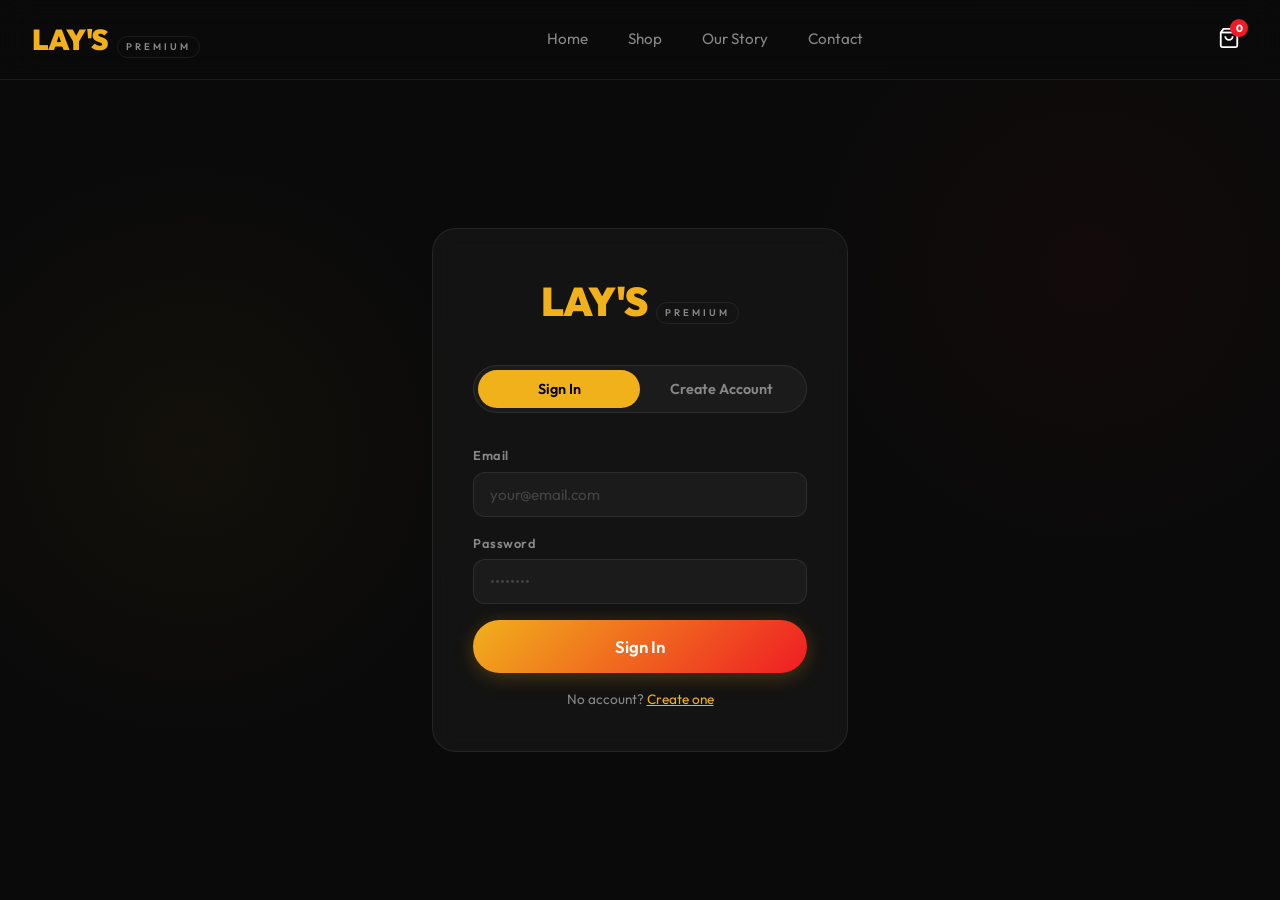
<file: account.html>
<!DOCTYPE html>
<html lang="en">
<head>
    <meta charset="UTF-8">
    <meta name="viewport" content="width=device-width, initial-scale=1.0">
    <meta name="description" content="Your Lay's Premium account - order history, profile, and more.">
    <title>My Account | Lay's Premium</title>
    <link rel="preconnect" href="https://fonts.googleapis.com">
    <link rel="preconnect" href="https://fonts.gstatic.com" crossorigin>
    <link href="https://fonts.googleapis.com/css2?family=Outfit:wght@300;400;500;600;700;800;900&display=swap" rel="stylesheet">
    <link rel="stylesheet" href="styles.css">
</head>
<body>

    <!-- Navigation -->
    <nav class="navbar" id="navbar">
        <div class="nav-container">
            <a href="index.html" class="logo">
                <span class="brand-text">LAY'S</span>
                <span class="premium-badge">PREMIUM</span>
            </a>
            <div class="nav-links" id="navLinks">
                <a href="index.html">Home</a>
                <a href="shop.html">Shop</a>
                <a href="index.html#story">Our Story</a>
                <a href="index.html#contact">Contact</a>
            </div>
            <div class="nav-actions">
                <button class="cart-btn" id="cart-btn" aria-label="Open Cart">
                    <svg xmlns="http://www.w3.org/2000/svg" width="22" height="22" viewBox="0 0 24 24" fill="none" stroke="currentColor" stroke-width="2"><path d="M6 2L3 6v14a2 2 0 0 0 2 2h14a2 2 0 0 0 2-2V6l-3-4z"/><line x1="3" y1="6" x2="21" y2="6"/><path d="M16 10a4 4 0 0 1-8 0"/></svg>
                    <span class="cart-count" id="cartCount">0</span>
                </button>
                <button class="mobile-menu-btn" id="mobileMenuBtn" aria-label="Toggle Menu">
                    <span></span><span></span><span></span>
                </button>
            </div>
        </div>
    </nav>

    <!-- Auth Section (shown when not logged in) -->
    <section class="auth-page" id="authPage">
        <div class="auth-container">
            <div class="auth-card">
                <div class="auth-logo">
                    <span class="brand-text" style="font-size:2.5rem;">LAY'S</span>
                    <span class="premium-badge">PREMIUM</span>
                </div>

                <!-- Tab Toggle -->
                <div class="auth-tabs">
                    <button class="auth-tab active" id="loginTab" onclick="switchTab('login')">Sign In</button>
                    <button class="auth-tab" id="registerTab" onclick="switchTab('register')">Create Account</button>
                </div>

                <!-- Login Form -->
                <form class="auth-form active" id="loginForm">
                    <div class="form-group">
                        <label for="loginEmail">Email</label>
                        <input type="email" id="loginEmail" placeholder="your@email.com" required>
                    </div>
                    <div class="form-group">
                        <label for="loginPassword">Password</label>
                        <input type="password" id="loginPassword" placeholder="••••••••" required>
                    </div>
                    <button type="submit" class="btn-gradient btn-lg w-100">Sign In</button>
                    <p class="auth-switch">No account? <button type="button" onclick="switchTab('register')" class="link-btn">Create one</button></p>
                </form>

                <!-- Register Form -->
                <form class="auth-form" id="registerForm">
                    <div class="form-row">
                        <div class="form-group">
                            <label for="regFirst">First Name</label>
                            <input type="text" id="regFirst" placeholder="John" required>
                        </div>
                        <div class="form-group">
                            <label for="regLast">Last Name</label>
                            <input type="text" id="regLast" placeholder="Doe" required>
                        </div>
                    </div>
                    <div class="form-group">
                        <label for="regEmail">Email</label>
                        <input type="email" id="regEmail" placeholder="your@email.com" required>
                    </div>
                    <div class="form-group">
                        <label for="regPassword">Password</label>
                        <input type="password" id="regPassword" placeholder="Min 6 characters" required>
                    </div>
                    <button type="submit" class="btn-gradient btn-lg w-100">Create Account</button>
                    <p class="auth-switch">Already have an account? <button type="button" onclick="switchTab('login')" class="link-btn">Sign in</button></p>
                </form>
            </div>
        </div>
    </section>

    <!-- Account Dashboard (shown when logged in) -->
    <section class="account-page" id="accountPage" style="display:none;">
        <div class="account-container">

            <!-- Sidebar -->
            <aside class="account-sidebar">
                <div class="account-avatar">
                    <div class="avatar-circle" id="avatarCircle">A</div>
                    <h3 id="accountName">User</h3>
                    <p id="accountEmail">user@example.com</p>
                </div>
                <nav class="account-nav">
                    <button class="account-nav-item active" onclick="showTab('orders')" id="navOrders">
                        <svg width="18" height="18" viewBox="0 0 24 24" fill="none" stroke="currentColor" stroke-width="2"><path d="M6 2L3 6v14a2 2 0 0 0 2 2h14a2 2 0 0 0 2-2V6l-3-4z"/><line x1="3" y1="6" x2="21" y2="6"/><path d="M16 10a4 4 0 0 1-8 0"/></svg>
                        Order History
                    </button>
                    <button class="account-nav-item" onclick="showTab('profile')" id="navProfile">
                        <svg width="18" height="18" viewBox="0 0 24 24" fill="none" stroke="currentColor" stroke-width="2"><path d="M20 21v-2a4 4 0 0 0-4-4H8a4 4 0 0 0-4 4v2"/><circle cx="12" cy="7" r="4"/></svg>
                        Profile
                    </button>
                </nav>
                <button class="btn-outline logout-btn" id="logoutBtn">Sign Out</button>
            </aside>

            <!-- Main Content -->
            <main class="account-main">

                <!-- Orders Tab -->
                <div class="account-tab active" id="tabOrders">
                    <h2>Order <span class="text-gradient">History</span></h2>
                    <div id="orderHistoryList"></div>
                </div>

                <!-- Profile Tab -->
                <div class="account-tab" id="tabProfile">
                    <h2>Your <span class="text-gradient">Profile</span></h2>
                    <form class="checkout-form" id="profileForm">
                        <div class="form-row">
                            <div class="form-group">
                                <label>First Name</label>
                                <input type="text" id="profileFirst">
                            </div>
                            <div class="form-group">
                                <label>Last Name</label>
                                <input type="text" id="profileLast">
                            </div>
                        </div>
                        <div class="form-group">
                            <label>Email</label>
                            <input type="email" id="profileEmail" disabled>
                        </div>
                        <div class="form-group">
                            <label>Phone</label>
                            <input type="tel" id="profilePhone" placeholder="+91 00000 00000">
                        </div>
                        <button type="submit" class="btn-gradient">Save Changes</button>
                    </form>
                </div>
            </main>
        </div>
    </section>

    <!-- Cart Sidebar -->
    <div class="cart-overlay" id="cartOverlay">
        <div class="cart-sidebar">
            <div class="cart-header">
                <h3>Your Bag <span class="cart-count-header" id="cartCountHeader">(0)</span></h3>
                <button class="close-cart" id="closeCart">&times;</button>
            </div>
            <div class="cart-items" id="cartItems">
                <div class="empty-cart-msg" id="emptyCartMsg">
                    <svg width="48" height="48" viewBox="0 0 24 24" fill="none" stroke="currentColor" stroke-width="1" opacity="0.3"><path d="M6 2L3 6v14a2 2 0 0 0 2 2h14a2 2 0 0 0 2-2V6l-3-4z"/><line x1="3" y1="6" x2="21" y2="6"/><path d="M16 10a4 4 0 0 1-8 0"/></svg>
                    <p>Your bag is empty</p>
                </div>
            </div>
            <div class="cart-footer" id="cartFooter">
                <div class="cart-total">
                    <span>Subtotal</span>
                    <span id="cartTotalVal">₹0</span>
                </div>
                <button class="btn-gradient w-100 checkout-btn" id="checkoutBtn">Proceed to Checkout</button>
            </div>
        </div>
    </div>

    <div class="toast" id="toast"><span id="toastMsg"></span></div>

    <script src="cart.js"></script>
    <script src="account.js"></script>
</body>
</html>
</file>
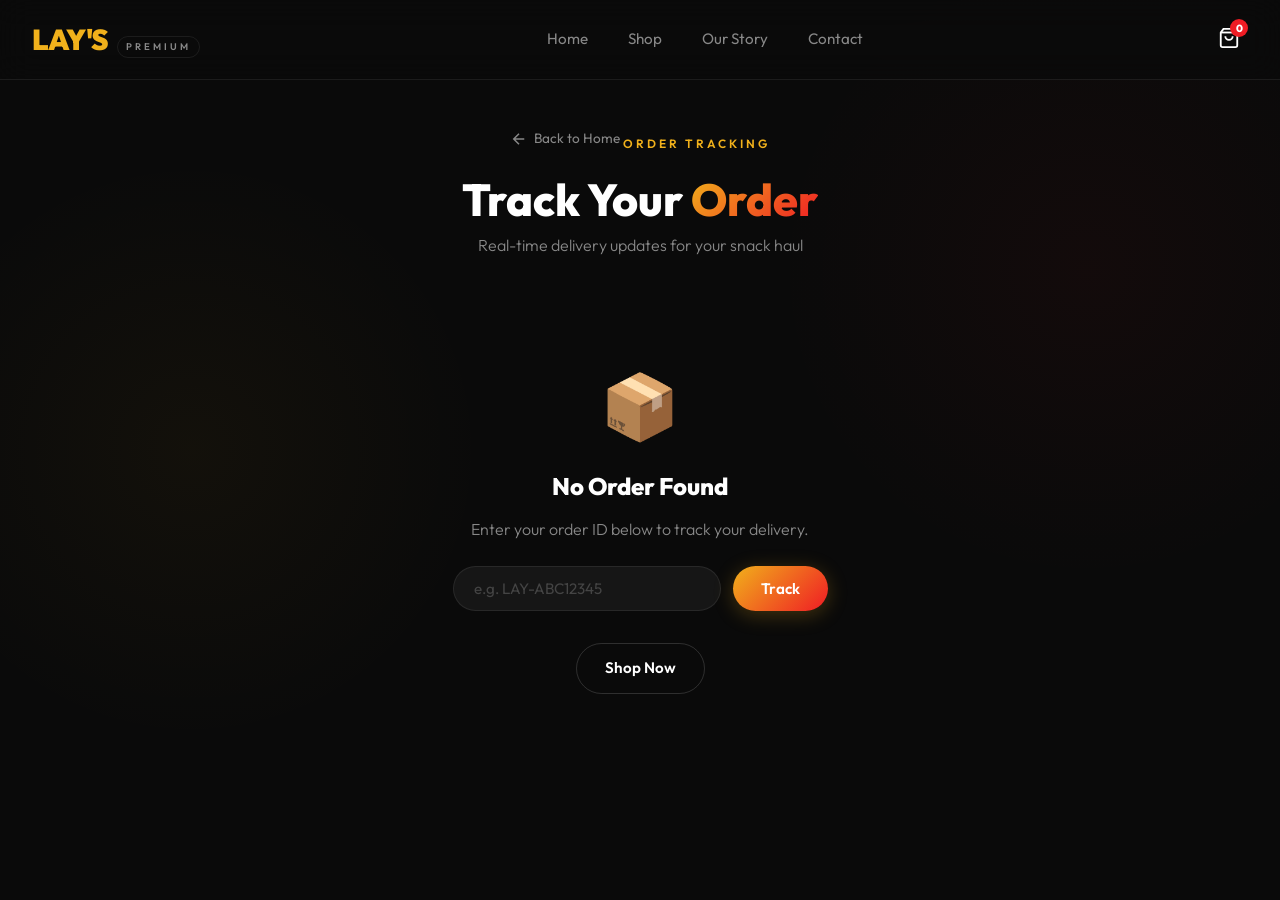
<file: order.html>
<!DOCTYPE html>
<html lang="en">
<head>
    <meta charset="UTF-8">
    <meta name="viewport" content="width=device-width, initial-scale=1.0">
    <meta name="description" content="Track your Lay's Premium order in real-time.">
    <title>Order Tracking | Lay's Premium</title>
    <link rel="preconnect" href="https://fonts.googleapis.com">
    <link rel="preconnect" href="https://fonts.gstatic.com" crossorigin>
    <link href="https://fonts.googleapis.com/css2?family=Outfit:wght@300;400;500;600;700;800;900&display=swap" rel="stylesheet">
    <link rel="stylesheet" href="styles.css">
</head>
<body>

    <!-- Navigation -->
    <nav class="navbar" id="navbar">
        <div class="nav-container">
            <a href="index.html" class="logo">
                <span class="brand-text">LAY'S</span>
                <span class="premium-badge">PREMIUM</span>
            </a>
            <div class="nav-links" id="navLinks">
                <a href="index.html">Home</a>
                <a href="shop.html">Shop</a>
                <a href="index.html#story">Our Story</a>
                <a href="index.html#contact">Contact</a>
            </div>
            <div class="nav-actions">
                <button class="cart-btn" id="cart-btn" aria-label="Open Cart">
                    <svg xmlns="http://www.w3.org/2000/svg" width="22" height="22" viewBox="0 0 24 24" fill="none" stroke="currentColor" stroke-width="2"><path d="M6 2L3 6v14a2 2 0 0 0 2 2h14a2 2 0 0 0 2-2V6l-3-4z"/><line x1="3" y1="6" x2="21" y2="6"/><path d="M16 10a4 4 0 0 1-8 0"/></svg>
                    <span class="cart-count" id="cartCount">0</span>
                </button>
                <button class="mobile-menu-btn" id="mobileMenuBtn" aria-label="Toggle Menu">
                    <span></span><span></span><span></span>
                </button>
            </div>
        </div>
    </nav>

    <!-- Order Tracking -->
    <section class="tracking-page">
        <div class="tracking-container">

            <!-- Header -->
            <div class="tracking-header">
                <a href="index.html" class="back-link">
                    <svg width="18" height="18" viewBox="0 0 24 24" fill="none" stroke="currentColor" stroke-width="2"><path d="M19 12H5M12 19l-7-7 7-7"/></svg>
                    Back to Home
                </a>
                <span class="section-tag">ORDER TRACKING</span>
                <h1>Track Your <span class="text-gradient">Order</span></h1>
                <p class="tracking-subtitle">Real-time delivery updates for your snack haul</p>
            </div>

            <!-- Order Not Found (hidden when order loads) -->
            <div class="no-order" id="noOrder">
                <div class="no-order-icon">📦</div>
                <h3>No Order Found</h3>
                <p>Enter your order ID below to track your delivery.</p>
                <div class="order-lookup">
                    <input type="text" placeholder="e.g. LAY-ABC12345" id="lookupInput">
                    <button class="btn-gradient" id="lookupBtn">Track</button>
                </div>
                <a href="shop.html" class="btn-outline" style="margin-top:1rem;">Shop Now</a>
            </div>

            <!-- Order Details Card -->
            <div class="order-card" id="orderCard" style="display:none;">
                <div class="order-card-header">
                    <div>
                        <div class="order-id-label">Order ID</div>
                        <div class="order-id-val" id="trackOrderId">—</div>
                    </div>
                    <div class="order-status-badge" id="trackStatusBadge">Confirmed</div>
                </div>

                <!-- Progress Tracker -->
                <div class="progress-tracker" id="progressTracker">
                    <div class="progress-step done" data-s="0">
                        <div class="progress-icon">
                            <svg width="20" height="20" viewBox="0 0 24 24" fill="none" stroke="currentColor" stroke-width="2.5"><polyline points="20 6 9 17 4 12"/></svg>
                        </div>
                        <div class="progress-info">
                            <strong>Order Confirmed</strong>
                            <span>We have received your order</span>
                        </div>
                    </div>
                    <div class="progress-line"></div>
                    <div class="progress-step" data-s="1" id="ps1">
                        <div class="progress-icon">
                            <svg width="20" height="20" viewBox="0 0 24 24" fill="none" stroke="currentColor" stroke-width="2"><rect x="2" y="7" width="20" height="14" rx="2"/><path d="M16 21V5a2 2 0 0 0-2-2h-4a2 2 0 0 0-2 2v16"/></svg>
                        </div>
                        <div class="progress-info">
                            <strong>Preparing Your Order</strong>
                            <span>Our team is packing your chips</span>
                        </div>
                    </div>
                    <div class="progress-line"></div>
                    <div class="progress-step" data-s="2" id="ps2">
                        <div class="progress-icon">
                            <svg width="20" height="20" viewBox="0 0 24 24" fill="none" stroke="currentColor" stroke-width="2"><rect x="1" y="3" width="15" height="13"/><polygon points="16 8 20 8 23 11 23 16 16 16 16 8"/><circle cx="5.5" cy="18.5" r="2.5"/><circle cx="18.5" cy="18.5" r="2.5"/></svg>
                        </div>
                        <div class="progress-info">
                            <strong>Out for Delivery</strong>
                            <span>Your order is on the way!</span>
                        </div>
                    </div>
                    <div class="progress-line"></div>
                    <div class="progress-step" data-s="3" id="ps3">
                        <div class="progress-icon">
                            <svg width="20" height="20" viewBox="0 0 24 24" fill="none" stroke="currentColor" stroke-width="2"><path d="M3 9l9-7 9 7v11a2 2 0 0 1-2 2H5a2 2 0 0 1-2-2z"/><polyline points="9 22 9 12 15 12 15 22"/></svg>
                        </div>
                        <div class="progress-info">
                            <strong>Delivered</strong>
                            <span>Enjoy your crunchy goodness!</span>
                        </div>
                    </div>
                </div>

                <!-- Order Info -->
                <div class="order-info-grid" id="orderInfoGrid">
                    <!-- Filled by JS -->
                </div>

                <!-- Items List -->
                <div class="ordered-items">
                    <h4>Items in Your Order</h4>
                    <div id="trackItemsList"></div>
                </div>
            </div>

        </div>
    </section>

    <!-- Cart Sidebar -->
    <div class="cart-overlay" id="cartOverlay">
        <div class="cart-sidebar">
            <div class="cart-header">
                <h3>Your Bag <span class="cart-count-header" id="cartCountHeader">(0)</span></h3>
                <button class="close-cart" id="closeCart">&times;</button>
            </div>
            <div class="cart-items" id="cartItems">
                <div class="empty-cart-msg" id="emptyCartMsg">
                    <svg width="48" height="48" viewBox="0 0 24 24" fill="none" stroke="currentColor" stroke-width="1" opacity="0.3"><path d="M6 2L3 6v14a2 2 0 0 0 2 2h14a2 2 0 0 0 2-2V6l-3-4z"/><line x1="3" y1="6" x2="21" y2="6"/><path d="M16 10a4 4 0 0 1-8 0"/></svg>
                    <p>Your bag is empty</p>
                </div>
            </div>
            <div class="cart-footer" id="cartFooter">
                <div class="cart-total">
                    <span>Subtotal</span>
                    <span id="cartTotalVal">₹0</span>
                </div>
                <button class="btn-gradient w-100 checkout-btn" id="checkoutBtn">Proceed to Checkout</button>
            </div>
        </div>
    </div>

    <div class="toast" id="toast"><span id="toastMsg"></span></div>

    <script src="cart.js"></script>
    <script src="order.js"></script>
</body>
</html>
</file>
<file: styles.css>
/* ═══════════════════════════════════════════════════════════════════════════
   LAY'S PREMIUM — Complete Design System
   ═══════════════════════════════════════════════════════════════════════════ */

/* ── Variables ───────────────────────────────────────────────────────────── */
:root {
    --lays-red: #EF1C24;
    --lays-red-glow: rgba(239, 28, 36, 0.4);
    --lays-yellow: #F1B11B;
    --lays-yellow-glow: rgba(241, 177, 27, 0.4);
    --lays-light-gold: #FDF597;

    --bg-dark: #0A0A0A;
    --bg-card: rgba(25, 25, 25, 0.6);
    --bg-glass: rgba(255, 255, 255, 0.03);
    --border-glass: rgba(255, 255, 255, 0.08);

    --text-primary: #FFFFFF;
    --text-secondary: #888;

    --font-main: 'Outfit', sans-serif;

    --br-card: 16px;
    --br-btn: 30px;
    --nav-height: 80px;
    --transition: all 0.35s cubic-bezier(0.25, 0.8, 0.25, 1);
}

/* ── Reset ───────────────────────────────────────────────────────────────── */
*, *::before, *::after {
    margin: 0;
    padding: 0;
    box-sizing: border-box;
}

html { scroll-behavior: smooth; }

body {
    background-color: var(--bg-dark);
    color: var(--text-primary);
    font-family: var(--font-main);
    overflow-x: hidden;
    line-height: 1.6;
    background-image:
        radial-gradient(circle at 15% 50%, rgba(241, 177, 27, 0.04), transparent 25%),
        radial-gradient(circle at 85% 30%, rgba(239, 28, 36, 0.04), transparent 25%);
}

h1, h2, h3, h4 { font-weight: 800; line-height: 1.15; }
a { text-decoration: none; color: inherit; }
button { font-family: inherit; cursor: pointer; border: none; background: none; }
img { display: block; }

.text-gradient {
    background: linear-gradient(135deg, var(--lays-yellow), var(--lays-red));
    -webkit-background-clip: text;
    background-clip: text;
    -webkit-text-fill-color: transparent;
    color: transparent;
    display: inline-block;
}

/* ═══════════════════════════════════════════════════════════════════════════
   BUTTONS
   ═══════════════════════════════════════════════════════════════════════════ */
.btn-primary, .btn-gradient, .btn-outline, .btn-sm {
    padding: 12px 28px;
    border-radius: var(--br-btn);
    font-weight: 600;
    font-size: 0.95rem;
    transition: var(--transition);
    display: inline-flex;
    align-items: center;
    justify-content: center;
    gap: 8px;
    white-space: nowrap;
}
.btn-lg { padding: 16px 36px; font-size: 1.05rem; }
.btn-sm { padding: 8px 18px; font-size: 0.85rem; }

.btn-primary {
    background-color: var(--lays-red);
    color: white;
    box-shadow: 0 4px 15px var(--lays-red-glow);
}
.btn-primary:hover {
    background-color: #d1181f;
    transform: translateY(-2px);
    box-shadow: 0 6px 20px var(--lays-red-glow);
}

.btn-gradient {
    background: linear-gradient(135deg, var(--lays-yellow), var(--lays-red));
    color: white;
    box-shadow: 0 4px 20px rgba(241, 177, 27, 0.25);
    border: none;
}
.btn-gradient:hover {
    transform: translateY(-2px);
    box-shadow: 0 8px 30px rgba(239, 28, 36, 0.35);
}

.btn-outline {
    background: transparent;
    border: 1.5px solid rgba(255,255,255,0.15);
    color: var(--text-primary);
}
.btn-outline:hover {
    border-color: var(--lays-yellow);
    background: rgba(241, 177, 27, 0.08);
}

.w-100 { width: 100%; }

/* ═══════════════════════════════════════════════════════════════════════════
   NAVIGATION
   ═══════════════════════════════════════════════════════════════════════════ */
.navbar {
    position: fixed;
    top: 0; width: 100%;
    height: var(--nav-height);
    background: rgba(10, 10, 10, 0.7);
    backdrop-filter: blur(16px);
    -webkit-backdrop-filter: blur(16px);
    border-bottom: 1px solid var(--border-glass);
    z-index: 1000;
    transition: var(--transition);
}
.navbar.scrolled {
    background: rgba(10, 10, 10, 0.95);
    box-shadow: 0 4px 30px rgba(0,0,0,0.5);
}

.nav-container {
    max-width: 1400px;
    margin: 0 auto;
    padding: 0 2rem;
    height: 100%;
    display: flex;
    justify-content: space-between;
    align-items: center;
}

.logo {
    display: flex;
    align-items: baseline;
    gap: 8px;
}
.brand-text {
    font-size: 1.8rem;
    font-weight: 900;
    letter-spacing: -0.5px;
    color: var(--lays-yellow);
}
.premium-badge {
    font-size: 0.6rem;
    font-weight: 600;
    letter-spacing: 3px;
    color: var(--text-secondary);
    border: 1px solid var(--border-glass);
    padding: 2px 8px;
    border-radius: 12px;
}

.nav-links {
    display: flex;
    gap: 2.5rem;
}
.nav-links a {
    font-weight: 400;
    font-size: 0.95rem;
    color: var(--text-secondary);
    transition: var(--transition);
    position: relative;
}
.nav-links a:hover, .nav-links a.active { color: var(--text-primary); }
.nav-links a::after {
    content: '';
    position: absolute;
    bottom: -6px; left: 0;
    width: 0; height: 2px;
    background: var(--lays-yellow);
    transition: var(--transition);
}
.nav-links a:hover::after, .nav-links a.active::after { width: 100%; }

.nav-actions {
    display: flex;
    align-items: center;
    gap: 1rem;
}

.cart-btn {
    position: relative;
    color: var(--text-primary);
    transition: var(--transition);
    padding: 8px;
}
.cart-btn:hover { color: var(--lays-yellow); }
.cart-count {
    position: absolute;
    top: 0; right: 0;
    background: var(--lays-red);
    color: white;
    font-size: 0.65rem;
    font-weight: 800;
    width: 18px; height: 18px;
    display: flex;
    align-items: center;
    justify-content: center;
    border-radius: 50%;
}

/* Mobile Menu Button */
.mobile-menu-btn {
    display: none;
    flex-direction: column;
    gap: 5px;
    padding: 8px;
}
.mobile-menu-btn span {
    display: block;
    width: 22px; height: 2px;
    background: white;
    border-radius: 2px;
    transition: var(--transition);
}
.mobile-menu-btn.open span:nth-child(1) { transform: rotate(45deg) translate(5px, 5px); }
.mobile-menu-btn.open span:nth-child(2) { opacity: 0; }
.mobile-menu-btn.open span:nth-child(3) { transform: rotate(-45deg) translate(5px, -5px); }

/* ═══════════════════════════════════════════════════════════════════════════
   HERO SECTION
   ═══════════════════════════════════════════════════════════════════════════ */
.hero {
    min-height: 100vh;
    padding-top: var(--nav-height);
    display: flex;
    align-items: center;
    justify-content: center;
    position: relative;
    overflow: hidden;
}

.hero-bg {
    position: absolute;
    top: 0; left: 0; width: 100%; height: 100%;
    background-image: url('img/hero_bg.png');
    background-size: cover;
    background-position: center;
    opacity: 0.25;
    z-index: 0;
}

.hero-particles {
    position: absolute;
    top: 0; left: 0; width: 100%; height: 100%;
    z-index: 1;
    pointer-events: none;
}

.particle {
    position: absolute;
    bottom: -10px;
    border-radius: 50%;
    background: var(--lays-yellow);
    opacity: 0.15;
    animation: float-up linear infinite;
}

@keyframes float-up {
    0% { transform: translateY(0) rotate(0deg); opacity: 0; }
    10% { opacity: 0.2; }
    90% { opacity: 0.1; }
    100% { transform: translateY(-100vh) rotate(360deg); opacity: 0; }
}

.hero-content {
    position: relative;
    z-index: 2;
    text-align: center;
    max-width: 900px;
    padding: 0 2rem;
}

.hero-badge {
    display: inline-block;
    background: rgba(241, 177, 27, 0.1);
    border: 1px solid rgba(241, 177, 27, 0.2);
    color: var(--lays-yellow);
    padding: 6px 20px;
    border-radius: var(--br-btn);
    font-size: 0.8rem;
    font-weight: 600;
    letter-spacing: 2px;
    margin-bottom: 2rem;
}

.hero-title {
    font-size: clamp(3.5rem, 10vw, 7.5rem);
    display: flex;
    flex-direction: column;
    margin-bottom: 1.5rem;
    letter-spacing: -2px;
}

.hero-subtitle {
    font-size: 1.15rem;
    color: var(--text-secondary);
    max-width: 550px;
    margin: 0 auto 2.5rem;
    font-weight: 300;
    line-height: 1.8;
}

.hero-buttons {
    display: flex;
    gap: 1rem;
    justify-content: center;
    flex-wrap: wrap;
    margin-bottom: 4rem;
}

.hero-stats {
    display: flex;
    align-items: center;
    justify-content: center;
    gap: 2rem;
    flex-wrap: wrap;
}

.stat { text-align: center; }
.stat-number {
    display: block;
    font-size: 1.5rem;
    font-weight: 800;
    color: var(--lays-yellow);
}
.stat-label {
    font-size: 0.8rem;
    color: var(--text-secondary);
    letter-spacing: 1px;
}
.stat-divider {
    width: 1px; height: 40px;
    background: var(--border-glass);
}

/* ═══════════════════════════════════════════════════════════════════════════
   SECTION SHARED
   ═══════════════════════════════════════════════════════════════════════════ */
.section-tag {
    display: inline-block;
    font-size: 0.75rem;
    font-weight: 600;
    letter-spacing: 3px;
    color: var(--lays-yellow);
    margin-bottom: 1rem;
}

.section-header {
    text-align: center;
    margin-bottom: 4rem;
}
.section-header h2 {
    font-size: clamp(2rem, 5vw, 3rem);
    margin-bottom: 1rem;
}
.section-header p {
    color: var(--text-secondary);
    font-size: 1.1rem;
    font-weight: 300;
}

.section-cta {
    text-align: center;
    margin-top: 3rem;
}

/* ═══════════════════════════════════════════════════════════════════════════
   HOMEPAGE — FEATURED PRODUCTS GRID
   ═══════════════════════════════════════════════════════════════════════════ */
.flavors {
    padding: 6rem 2rem;
    max-width: 1400px;
    margin: 0 auto;
}

.product-grid {
    display: grid;
    grid-template-columns: repeat(auto-fill, minmax(280px, 1fr));
    gap: 2rem;
}

.product-card {
    background: var(--bg-card);
    border: 1px solid var(--border-glass);
    border-radius: var(--br-card);
    padding: 2rem;
    text-align: center;
    transition: var(--transition);
    position: relative;
    overflow: hidden;
    backdrop-filter: blur(10px);
}
.product-card:hover {
    transform: translateY(-8px);
    border-color: rgba(255,255,255,0.15);
    box-shadow: 0 20px 50px rgba(0,0,0,0.4);
}
.product-card::before {
    content: '';
    position: absolute;
    top: 0; left: 0; right: 0;
    height: 3px;
    background: linear-gradient(90deg, transparent, var(--product-color, var(--lays-yellow)), transparent);
    opacity: 0;
    transition: var(--transition);
}
.product-card:hover::before { opacity: 1; }

.product-badge {
    display: inline-block;
    font-size: 0.65rem;
    font-weight: 700;
    letter-spacing: 1.5px;
    padding: 3px 10px;
    border-radius: 20px;
    margin-bottom: 0.75rem;
}

.product-img-wrap {
    height: 220px;
    margin-bottom: 1.5rem;
    display: flex;
    align-items: center;
    justify-content: center;
    position: relative;
}
.product-img-wrap img {
    max-width: 100%;
    max-height: 100%;
    object-fit: contain;
    transition: var(--transition);
    filter: drop-shadow(0 15px 25px rgba(0,0,0,0.4));
}
.product-card:hover .product-img-wrap img {
    transform: scale(1.08) rotate(3deg);
}
.product-img-glow {
    position: absolute;
    width: 60%; height: 60%;
    background: var(--product-color, var(--lays-yellow));
    filter: blur(50px);
    opacity: 0.12;
    z-index: -1;
    border-radius: 50%;
    transition: var(--transition);
}
.product-card:hover .product-img-glow { opacity: 0.25; }

.product-info h3 {
    font-size: 1.3rem;
    margin-bottom: 0.3rem;
}
.product-info p {
    color: var(--text-secondary);
    font-size: 0.85rem;
    margin-bottom: 1rem;
    font-weight: 300;
}

.product-actions {
    display: flex;
    justify-content: space-between;
    align-items: center;
}
.price {
    font-size: 1.2rem;
    font-weight: 800;
}
.price-size {
    font-size: 0.75rem;
    color: var(--text-secondary);
    font-weight: 400;
}

.add-cart-btn {
    background: rgba(255,255,255,0.08);
    color: white;
    width: 42px; height: 42px;
    border-radius: 50%;
    display: flex;
    align-items: center;
    justify-content: center;
    transition: var(--transition);
}
.add-cart-btn:hover {
    background: var(--lays-yellow);
    color: #000;
    transform: scale(1.1);
    box-shadow: 0 4px 15px var(--lays-yellow-glow);
}

/* ═══════════════════════════════════════════════════════════════════════════
   HOMEPAGE — BRAND STORY
   ═══════════════════════════════════════════════════════════════════════════ */
.story {
    padding: 6rem 2rem;
    background: linear-gradient(180deg, transparent, rgba(241, 177, 27, 0.02), transparent);
}

.story-container {
    max-width: 1200px;
    margin: 0 auto;
    display: grid;
    grid-template-columns: 1.2fr 0.8fr;
    gap: 4rem;
    align-items: center;
}

.story-content h2 {
    font-size: clamp(2rem, 4vw, 2.8rem);
    margin-bottom: 1.5rem;
}
.story-content > p {
    color: var(--text-secondary);
    margin-bottom: 1.2rem;
    font-weight: 300;
    line-height: 1.8;
}

.story-features {
    display: flex;
    flex-direction: column;
    gap: 1.2rem;
    margin-top: 2rem;
}
.feature {
    display: flex;
    gap: 1rem;
    align-items: center;
}
.feature-icon {
    width: 48px; height: 48px;
    background: rgba(241, 177, 27, 0.08);
    border: 1px solid rgba(241, 177, 27, 0.15);
    border-radius: 12px;
    display: flex;
    align-items: center;
    justify-content: center;
    font-size: 1.2rem;
    flex-shrink: 0;
}
.feature h4 {
    font-size: 0.95rem;
    font-weight: 600;
    margin-bottom: 2px;
}
.feature p {
    font-size: 0.8rem;
    color: var(--text-secondary);
    font-weight: 300;
}

.story-visual {
    display: flex;
    justify-content: center;
    align-items: center;
}
.story-card {
    width: 280px; height: 320px;
    background: var(--bg-card);
    border: 1px solid var(--border-glass);
    border-radius: 24px;
    display: flex;
    align-items: center;
    justify-content: center;
    position: relative;
    overflow: hidden;
}
.story-card::before {
    content: '';
    position: absolute;
    width: 200%; height: 200%;
    background: conic-gradient(from 0deg, transparent, var(--lays-yellow), transparent, var(--lays-red), transparent);
    animation: rotate-glow 8s linear infinite;
    opacity: 0.08;
}
@keyframes rotate-glow {
    100% { transform: rotate(360deg); }
}
.story-card-inner {
    position: relative;
    z-index: 1;
    text-align: center;
}
.story-stat {
    font-size: 4rem;
    font-weight: 900;
    background: linear-gradient(135deg, var(--lays-yellow), var(--lays-red));
    -webkit-background-clip: text;
    background-clip: text;
    -webkit-text-fill-color: transparent;
    color: transparent;
}
.story-stat-label {
    font-size: 1rem;
    color: var(--text-secondary);
    font-weight: 300;
}

/* ═══════════════════════════════════════════════════════════════════════════
   HOMEPAGE — TESTIMONIALS
   ═══════════════════════════════════════════════════════════════════════════ */
.testimonials {
    padding: 6rem 2rem;
    max-width: 1400px;
    margin: 0 auto;
}

.testimonial-grid {
    display: grid;
    grid-template-columns: repeat(auto-fill, minmax(300px, 1fr));
    gap: 2rem;
}

.testimonial-card {
    background: var(--bg-card);
    border: 1px solid var(--border-glass);
    border-radius: var(--br-card);
    padding: 2rem;
    transition: var(--transition);
}
.testimonial-card:hover {
    transform: translateY(-4px);
    border-color: rgba(255,255,255,0.12);
}

.testimonial-stars {
    color: var(--lays-yellow);
    font-size: 0.9rem;
    letter-spacing: 2px;
    margin-bottom: 1rem;
}
.testimonial-card > p {
    color: var(--text-secondary);
    font-size: 0.95rem;
    font-weight: 300;
    line-height: 1.7;
    margin-bottom: 1.5rem;
    font-style: italic;
}

.testimonial-author {
    display: flex;
    align-items: center;
    gap: 0.75rem;
}
.author-avatar {
    width: 40px; height: 40px;
    border-radius: 50%;
    background: linear-gradient(135deg, var(--lays-yellow), var(--lays-red));
    display: flex;
    align-items: center;
    justify-content: center;
    font-weight: 800;
    font-size: 0.9rem;
    color: white;
}
.testimonial-author strong {
    display: block;
    font-size: 0.9rem;
}
.testimonial-author span {
    font-size: 0.75rem;
    color: var(--text-secondary);
}

/* ═══════════════════════════════════════════════════════════════════════════
   HOMEPAGE — NEWSLETTER
   ═══════════════════════════════════════════════════════════════════════════ */
.newsletter {
    padding: 6rem 2rem;
    background: linear-gradient(180deg, transparent, rgba(239, 28, 36, 0.03), transparent);
}

.newsletter-container {
    max-width: 600px;
    margin: 0 auto;
    text-align: center;
}
.newsletter-container h2 {
    font-size: 2.2rem;
    margin-bottom: 1rem;
}
.newsletter-container > p {
    color: var(--text-secondary);
    margin-bottom: 2rem;
    font-weight: 300;
}

.newsletter-form {
    display: flex;
    gap: 0.75rem;
}
.newsletter-form input {
    flex: 1;
    padding: 14px 20px;
    border: 1px solid var(--border-glass);
    border-radius: var(--br-btn);
    background: rgba(255,255,255,0.05);
    color: white;
    font-family: var(--font-main);
    font-size: 0.95rem;
    outline: none;
    transition: var(--transition);
}
.newsletter-form input:focus {
    border-color: var(--lays-yellow);
    background: rgba(241, 177, 27, 0.05);
}
.newsletter-form input::placeholder {
    color: #555;
}

/* ═══════════════════════════════════════════════════════════════════════════
   FOOTER
   ═══════════════════════════════════════════════════════════════════════════ */
.footer {
    border-top: 1px solid var(--border-glass);
    background: rgba(5,5,5,0.5);
}

.footer-container {
    max-width: 1400px;
    margin: 0 auto;
    padding: 4rem 2rem;
    display: flex;
    justify-content: space-between;
    gap: 3rem;
    flex-wrap: wrap;
}

.footer-brand { max-width: 300px; }
.footer-brand .logo { margin-bottom: 1rem; }
.footer-brand p {
    color: var(--text-secondary);
    font-size: 0.85rem;
    font-weight: 300;
    line-height: 1.8;
}

.footer-links {
    display: flex;
    gap: 4rem;
    flex-wrap: wrap;
}
.footer-col {
    display: flex;
    flex-direction: column;
    gap: 0.6rem;
}
.footer-col h4 {
    font-size: 0.9rem;
    font-weight: 700;
    margin-bottom: 0.5rem;
}
.footer-col a {
    font-size: 0.85rem;
    color: var(--text-secondary);
    font-weight: 300;
    transition: var(--transition);
}
.footer-col a:hover { color: var(--lays-yellow); }

.footer-bottom {
    border-top: 1px solid var(--border-glass);
    padding: 1.5rem 2rem;
    text-align: center;
}
.footer-bottom p {
    font-size: 0.8rem;
    color: #444;
}

/* ═══════════════════════════════════════════════════════════════════════════
   CART SIDEBAR
   ═══════════════════════════════════════════════════════════════════════════ */
.cart-overlay {
    position: fixed;
    top: 0; left: 0;
    width: 100vw; height: 100vh;
    background: rgba(0,0,0,0.6);
    backdrop-filter: blur(5px);
    z-index: 2000;
    opacity: 0;
    visibility: hidden;
    transition: var(--transition);
}
.cart-overlay.active {
    opacity: 1;
    visibility: visible;
}

.cart-sidebar {
    position: absolute;
    top: 0; right: -420px;
    width: 100%; max-width: 400px;
    height: 100vh;
    background: #0e0e0e;
    border-left: 1px solid var(--border-glass);
    display: flex;
    flex-direction: column;
    transition: right 0.4s cubic-bezier(0.25, 0.8, 0.25, 1);
}
.cart-overlay.active .cart-sidebar { right: 0; }

.cart-header {
    padding: 1.5rem 2rem;
    border-bottom: 1px solid var(--border-glass);
    display: flex;
    justify-content: space-between;
    align-items: center;
}
.cart-header h3 { font-size: 1.1rem; }
.close-cart {
    font-size: 1.8rem;
    color: var(--text-secondary);
    transition: var(--transition);
    line-height: 1;
}
.close-cart:hover { color: white; }

.cart-items {
    flex: 1;
    overflow-y: auto;
    padding: 1.5rem;
}

.empty-cart-msg {
    display: flex;
    flex-direction: column;
    align-items: center;
    justify-content: center;
    height: 100%;
    gap: 0.5rem;
    color: var(--text-secondary);
    font-size: 0.9rem;
}

.cart-item {
    display: flex;
    align-items: center;
    gap: 0.75rem;
    padding: 1rem 0;
    border-bottom: 1px solid var(--border-glass);
    position: relative;
}
.cart-item-color {
    width: 6px; height: 40px;
    border-radius: 3px;
    flex-shrink: 0;
}
.cart-item-info {
    flex: 1;
    min-width: 0;
}
.cart-item-info strong {
    display: block;
    font-size: 0.85rem;
    font-weight: 600;
}
.cart-item-info span {
    font-size: 0.75rem;
    color: var(--text-secondary);
}
.cart-item-controls {
    display: flex;
    align-items: center;
    gap: 0.5rem;
    font-size: 0.85rem;
    font-weight: 600;
}
.qty-btn-sm {
    width: 24px; height: 24px;
    border-radius: 6px;
    background: rgba(255,255,255,0.08);
    color: white;
    display: flex;
    align-items: center;
    justify-content: center;
    font-size: 0.9rem;
    transition: var(--transition);
}
.qty-btn-sm:hover { background: var(--lays-yellow); color: #000; }

.cart-item-price {
    font-size: 0.9rem;
    font-weight: 700;
    min-width: 50px;
    text-align: right;
}
.cart-item-remove {
    color: #555;
    font-size: 1.2rem;
    transition: var(--transition);
    padding: 4px;
}
.cart-item-remove:hover { color: var(--lays-red); }

.cart-footer {
    padding: 1.5rem 2rem;
    border-top: 1px solid var(--border-glass);
    background: #0a0a0a;
}
.cart-total {
    display: flex;
    justify-content: space-between;
    font-size: 1.1rem;
    font-weight: 800;
    margin-bottom: 1.25rem;
}

/* ═══════════════════════════════════════════════════════════════════════════
   SHOP PAGE — HEADER & CONTROLS
   ═══════════════════════════════════════════════════════════════════════════ */
.shop-hero {
    padding-top: calc(var(--nav-height) + 4rem);
    padding-bottom: 3rem;
    text-align: center;
}
.shop-hero h1 {
    font-size: clamp(2.5rem, 6vw, 4rem);
    margin-bottom: 0.5rem;
}
.shop-hero p {
    color: var(--text-secondary);
    font-weight: 300;
    font-size: 1.05rem;
}

.shop-controls {
    padding: 0 2rem 2rem;
    max-width: 1400px;
    margin: 0 auto;
}
.shop-controls-inner {
    display: flex;
    align-items: center;
    gap: 1.5rem;
    flex-wrap: wrap;
    padding: 1.5rem;
    background: var(--bg-card);
    border: 1px solid var(--border-glass);
    border-radius: var(--br-card);
    backdrop-filter: blur(10px);
}

.search-box {
    display: flex;
    align-items: center;
    gap: 0.5rem;
    background: rgba(255,255,255,0.05);
    border: 1px solid var(--border-glass);
    border-radius: var(--br-btn);
    padding: 8px 16px;
    flex-shrink: 0;
    min-width: 220px;
}
.search-box svg { color: var(--text-secondary); flex-shrink: 0; }
.search-box input {
    border: none;
    background: none;
    color: white;
    font-family: var(--font-main);
    font-size: 0.9rem;
    outline: none;
    width: 100%;
}
.search-box input::placeholder { color: #555; }

.filter-chips {
    display: flex;
    gap: 0.5rem;
    flex-wrap: wrap;
    flex: 1;
}
.filter-chip {
    padding: 6px 16px;
    border-radius: var(--br-btn);
    border: 1px solid var(--border-glass);
    background: transparent;
    color: var(--text-secondary);
    font-size: 0.8rem;
    font-weight: 500;
    transition: var(--transition);
    font-family: var(--font-main);
}
.filter-chip:hover {
    border-color: rgba(255,255,255,0.2);
    color: white;
}
.filter-chip.active {
    background: var(--lays-yellow);
    border-color: var(--lays-yellow);
    color: #000;
    font-weight: 700;
}

.sort-box select {
    padding: 8px 16px;
    border: 1px solid var(--border-glass);
    border-radius: var(--br-btn);
    background: rgba(255,255,255,0.05);
    color: white;
    font-family: var(--font-main);
    font-size: 0.85rem;
    outline: none;
    cursor: pointer;
}
.sort-box select option { background: #111; }

/* ═══════════════════════════════════════════════════════════════════════════
   SHOP PAGE — PRODUCT GRID
   ═══════════════════════════════════════════════════════════════════════════ */
.shop-grid-section {
    padding: 0 2rem 6rem;
    max-width: 1400px;
    margin: 0 auto;
}

.shop-product-grid {
    display: grid;
    grid-template-columns: repeat(auto-fill, minmax(260px, 1fr));
    gap: 1.5rem;
}

.shop-card {
    background: var(--bg-card);
    border: 1px solid var(--border-glass);
    border-radius: var(--br-card);
    overflow: hidden;
    transition: var(--transition);
}
.shop-card:hover {
    transform: translateY(-6px);
    border-color: rgba(255,255,255,0.15);
    box-shadow: 0 15px 40px rgba(0,0,0,0.3);
}

.shop-card-img {
    height: 200px;
    display: flex;
    align-items: center;
    justify-content: center;
    position: relative;
    padding: 1rem;
    overflow: hidden;
}
.shop-card-img img {
    max-width: 100%;
    max-height: 100%;
    object-fit: contain;
    transition: var(--transition);
    filter: drop-shadow(0 10px 15px rgba(0,0,0,0.3));
}
.shop-card:hover .shop-card-img img {
    transform: scale(1.1);
}
.shop-card-img .product-img-glow {
    position: absolute;
    width: 50%; height: 50%;
    background: var(--product-color);
    filter: blur(40px);
    opacity: 0.1;
    z-index: 0;
    border-radius: 50%;
}
.shop-badge {
    position: absolute;
    top: 12px; right: 12px;
    color: white;
    font-size: 0.6rem;
    font-weight: 700;
    letter-spacing: 1px;
    padding: 3px 10px;
    border-radius: 20px;
}

.shop-card-body {
    padding: 1.25rem;
}
.shop-card-body h3 {
    font-size: 1.05rem;
    margin-bottom: 0.2rem;
}
.shop-card-size {
    font-size: 0.75rem;
    color: var(--text-secondary);
    font-weight: 500;
    display: block;
    margin-bottom: 0.5rem;
}
.shop-card-body p {
    font-size: 0.8rem;
    color: var(--text-secondary);
    font-weight: 300;
    margin-bottom: 1rem;
    display: -webkit-box;
    -webkit-line-clamp: 2;
    -webkit-box-orient: vertical;
    overflow: hidden;
}

.shop-card-footer {
    display: flex;
    justify-content: space-between;
    align-items: center;
}

.no-results {
    grid-column: 1 / -1;
    display: flex;
    flex-direction: column;
    align-items: center;
    gap: 1rem;
    padding: 4rem 2rem;
    text-align: center;
}
.no-results p {
    color: var(--text-secondary);
    font-size: 1.1rem;
}

/* ═══════════════════════════════════════════════════════════════════════════
   PRODUCT DETAIL PAGE
   ═══════════════════════════════════════════════════════════════════════════ */
.product-detail {
    padding-top: calc(var(--nav-height) + 2rem);
    padding-bottom: 4rem;
}

.pd-container {
    max-width: 1200px;
    margin: 0 auto;
    padding: 0 2rem;
}

.pd-breadcrumb {
    font-size: 0.8rem;
    color: var(--text-secondary);
    margin-bottom: 2rem;
}
.pd-breadcrumb a {
    transition: var(--transition);
}
.pd-breadcrumb a:hover { color: var(--lays-yellow); }

.pd-layout {
    display: grid;
    grid-template-columns: 1fr 1fr;
    gap: 4rem;
    align-items: start;
}

.pd-image-section {
    position: sticky;
    top: calc(var(--nav-height) + 2rem);
}
.pd-image-wrapper {
    background: var(--bg-card);
    border: 1px solid var(--border-glass);
    border-radius: 24px;
    padding: 3rem;
    display: flex;
    align-items: center;
    justify-content: center;
    position: relative;
    min-height: 400px;
    overflow: hidden;
}
.pd-image-wrapper img {
    max-width: 100%;
    max-height: 350px;
    object-fit: contain;
    position: relative;
    z-index: 1;
    filter: drop-shadow(0 20px 30px rgba(0,0,0,0.5));
}
.pd-glow {
    position: absolute;
    width: 60%; height: 60%;
    filter: blur(60px);
    opacity: 0.15;
    border-radius: 50%;
}

.pd-info-section { padding-top: 1rem; }

.pd-badge {
    display: inline-block;
    font-size: 0.65rem;
    font-weight: 700;
    letter-spacing: 2px;
    padding: 4px 14px;
    border-radius: 20px;
    margin-bottom: 1rem;
}

.pd-info-section h1 {
    font-size: 2.5rem;
    margin-bottom: 1rem;
}

.pd-desc {
    color: var(--text-secondary);
    font-weight: 300;
    line-height: 1.8;
    margin-bottom: 1.5rem;
}

.pd-rating {
    display: flex;
    align-items: center;
    gap: 0.5rem;
    margin-bottom: 2rem;
}
.pd-stars {
    color: var(--lays-yellow);
    font-size: 0.85rem;
    letter-spacing: 2px;
}
.pd-reviews {
    font-size: 0.8rem;
    color: var(--text-secondary);
}

.pd-size-section {
    margin-bottom: 2rem;
}
.pd-size-section h4 {
    font-size: 0.9rem;
    font-weight: 600;
    margin-bottom: 0.75rem;
    color: var(--text-secondary);
}

.pd-sizes {
    display: grid;
    grid-template-columns: repeat(4, 1fr);
    gap: 0.75rem;
}
.size-btn {
    padding: 12px 8px;
    border: 1px solid var(--border-glass);
    border-radius: 12px;
    background: transparent;
    color: var(--text-primary);
    text-align: center;
    transition: var(--transition);
    display: flex;
    flex-direction: column;
    gap: 2px;
}
.size-btn:hover {
    border-color: rgba(255,255,255,0.2);
    background: rgba(255,255,255,0.03);
}
.size-btn.active {
    border-color: var(--lays-yellow);
    background: rgba(241, 177, 27, 0.08);
}
.size-label { font-size: 0.85rem; font-weight: 600; }
.size-weight { font-size: 0.7rem; color: var(--text-secondary); }
.size-price { font-size: 0.8rem; font-weight: 700; color: var(--lays-yellow); }

.pd-price-row {
    display: flex;
    justify-content: space-between;
    align-items: center;
    margin-bottom: 1.5rem;
}
.pd-price {
    font-size: 2rem;
    font-weight: 900;
}

.pd-qty {
    display: flex;
    align-items: center;
    gap: 1rem;
    background: rgba(255,255,255,0.05);
    border: 1px solid var(--border-glass);
    border-radius: 12px;
    padding: 4px;
}
.qty-btn {
    width: 36px; height: 36px;
    border-radius: 10px;
    background: rgba(255,255,255,0.08);
    color: white;
    display: flex;
    align-items: center;
    justify-content: center;
    font-size: 1.1rem;
    transition: var(--transition);
}
.qty-btn:hover { background: var(--lays-yellow); color: #000; }
.qty-val {
    font-size: 1.1rem;
    font-weight: 700;
    min-width: 24px;
    text-align: center;
}

.pd-add-btn {
    margin-bottom: 2rem;
}
.pd-add-btn.added {
    background: #22c55e !important;
    box-shadow: 0 4px 20px rgba(34, 197, 94, 0.3) !important;
}

.pd-features {
    display: flex;
    flex-direction: column;
    gap: 0.75rem;
}
.pd-feature-item {
    display: flex;
    align-items: center;
    gap: 0.75rem;
    font-size: 0.85rem;
    color: var(--text-secondary);
    font-weight: 300;
}

/* ═══════════════════════════════════════════════════════════════════════════
   TOAST NOTIFICATION
   ═══════════════════════════════════════════════════════════════════════════ */
.toast {
    position: fixed;
    bottom: 2rem; left: 50%;
    transform: translateX(-50%) translateY(100px);
    background: #111;
    border: 1px solid var(--border-glass);
    color: white;
    padding: 12px 28px;
    border-radius: var(--br-btn);
    font-size: 0.9rem;
    font-weight: 500;
    z-index: 3000;
    transition: transform 0.4s cubic-bezier(0.25, 0.8, 0.25, 1);
    box-shadow: 0 10px 30px rgba(0,0,0,0.5);
}
.toast.show {
    transform: translateX(-50%) translateY(0);
}

/* ═══════════════════════════════════════════════════════════════════════════
   ANIMATIONS
   ═══════════════════════════════════════════════════════════════════════════ */
.fade-in-up {
    opacity: 0;
    transform: translateY(20px);
    animation: fadeInUp 0.6s ease forwards;
}

@keyframes fadeInUp {
    to {
        opacity: 1;
        transform: translateY(0);
    }
}

.scroll-animate {
    opacity: 0;
    transform: translateY(30px);
    transition: opacity 0.6s ease, transform 0.6s ease;
}
.scroll-animate.visible {
    opacity: 1;
    transform: translateY(0);
}



/* ═══════════════════════════════════════════════════════════════════════════
   CHECKOUT PAGE
   ═══════════════════════════════════════════════════════════════════════════ */
.checkout-page {
    padding-top: calc(var(--nav-height) + 3rem);
    padding-bottom: 5rem;
    min-height: 100vh;
}
.checkout-container {
    max-width: 1100px;
    margin: 0 auto;
    padding: 0 2rem;
}

/* Steps Indicator */
.checkout-steps {
    display: flex;
    align-items: center;
    justify-content: center;
    margin-bottom: 3rem;
    gap: 0;
}
.step {
    display: flex;
    flex-direction: column;
    align-items: center;
    gap: 6px;
}
.step-circle {
    width: 38px; height: 38px;
    border-radius: 50%;
    border: 2px solid var(--border-glass);
    display: flex;
    align-items: center;
    justify-content: center;
    font-weight: 700;
    font-size: 0.9rem;
    color: var(--text-secondary);
    transition: var(--transition);
}
.step span {
    font-size: 0.75rem;
    color: var(--text-secondary);
    transition: var(--transition);
}
.step.active .step-circle {
    border-color: var(--lays-yellow);
    background: rgba(241,177,27,0.1);
    color: var(--lays-yellow);
}
.step.active span { color: var(--text-primary); }
.step.completed .step-circle {
    background: var(--lays-yellow);
    border-color: var(--lays-yellow);
    color: #000;
}
.step-line {
    flex: 1;
    height: 2px;
    background: var(--border-glass);
    max-width: 120px;
    margin: 0 0.75rem;
    margin-bottom: 1.5rem;
    transition: var(--transition);
}
.step-line.active { background: var(--lays-yellow); }

/* Layout */
.checkout-layout {
    display: grid;
    grid-template-columns: 1.4fr 1fr;
    gap: 3rem;
    align-items: start;
}

/* Forms */
.checkout-step-panel {
    display: none;
}
.checkout-step-panel.active {
    display: block;
    animation: fadeInUp 0.4s ease;
}
.checkout-step-panel h2 {
    font-size: 2rem;
    margin-bottom: 0.5rem;
}
.form-subtitle {
    color: var(--text-secondary);
    font-weight: 300;
    margin-bottom: 2rem;
    font-size: 0.95rem;
}

.checkout-form {
    display: flex;
    flex-direction: column;
    gap: 1.25rem;
}
.form-row {
    display: grid;
    grid-template-columns: 1fr 1fr;
    gap: 1rem;
}
.form-group {
    display: flex;
    flex-direction: column;
    gap: 6px;
}
.form-group label {
    font-size: 0.8rem;
    font-weight: 600;
    color: var(--text-secondary);
    letter-spacing: 0.5px;
}
.form-group input, .form-group select {
    padding: 12px 16px;
    background: rgba(255,255,255,0.04);
    border: 1px solid var(--border-glass);
    border-radius: 12px;
    color: white;
    font-family: var(--font-main);
    font-size: 0.95rem;
    outline: none;
    transition: var(--transition);
}
.form-group input:focus {
    border-color: var(--lays-yellow);
    background: rgba(241,177,27,0.04);
}
.form-group input::placeholder { color: #444; }

/* Payment Methods */
.payment-methods {
    display: flex;
    flex-direction: column;
    gap: 0.75rem;
    margin-bottom: 1.5rem;
}
.payment-option {
    border: 1px solid var(--border-glass);
    border-radius: 12px;
    padding: 1rem 1.25rem;
    cursor: pointer;
    transition: var(--transition);
}
.payment-option.active {
    border-color: var(--lays-yellow);
    background: rgba(241,177,27,0.05);
}
.payment-option input { display: none; }
.payment-option-inner {
    display: flex;
    align-items: center;
    gap: 1rem;
}
.payment-icon {
    width: 44px; height: 44px;
    border-radius: 10px;
    background: rgba(255,255,255,0.06);
    display: flex;
    align-items: center;
    justify-content: center;
    flex-shrink: 0;
}
.payment-option-inner strong {
    display: block;
    font-size: 0.9rem;
}
.payment-option-inner span {
    font-size: 0.75rem;
    color: var(--text-secondary);
}

.card-form {
    display: flex;
    flex-direction: column;
    gap: 1rem;
    padding: 1.25rem;
    background: rgba(255,255,255,0.02);
    border: 1px solid var(--border-glass);
    border-radius: 12px;
    margin-bottom: 1.5rem;
}

.payment-buttons {
    display: flex;
    gap: 1rem;
}

/* Order Success */
.order-success {
    text-align: center;
    padding: 2rem 0;
}
.success-icon {
    margin-bottom: 1.5rem;
    animation: pulse 1.5s ease infinite;
}
@keyframes pulse {
    0%, 100% { transform: scale(1); }
    50% { transform: scale(1.08); }
}
.order-success h2 {
    font-size: 2.2rem;
    margin-bottom: 0.5rem;
}
.order-id-box {
    display: flex;
    flex-direction: column;
    align-items: center;
    gap: 4px;
    background: rgba(255,255,255,0.04);
    border: 1px solid var(--border-glass);
    border-radius: 12px;
    padding: 1rem 2rem;
    margin: 1.5rem auto;
    max-width: 300px;
}
.order-id-box span {
    font-size: 0.75rem;
    color: var(--text-secondary);
    letter-spacing: 2px;
}
.order-id-box strong {
    font-size: 1.4rem;
    font-weight: 800;
    color: var(--lays-yellow);
    letter-spacing: 1px;
}
.order-confirm-details {
    display: flex;
    flex-direction: column;
    gap: 0.5rem;
    background: rgba(255,255,255,0.03);
    border: 1px solid var(--border-glass);
    border-radius: 12px;
    padding: 1.25rem;
    margin-bottom: 2rem;
    text-align: left;
}
.confirm-row {
    display: flex;
    justify-content: space-between;
    font-size: 0.85rem;
    padding: 0.35rem 0;
    border-bottom: 1px solid var(--border-glass);
}
.confirm-row:last-child { border-bottom: none; }
.confirm-row span { color: var(--text-secondary); }
.confirm-row strong { font-weight: 600; }
.order-confirm-actions {
    display: flex;
    gap: 1rem;
    justify-content: center;
    flex-wrap: wrap;
}

/* Order Summary (right) */
.order-summary {
    background: var(--bg-card);
    border: 1px solid var(--border-glass);
    border-radius: var(--br-card);
    padding: 1.75rem;
    position: sticky;
    top: calc(var(--nav-height) + 2rem);
    backdrop-filter: blur(10px);
}
.order-summary h3 {
    font-size: 1.1rem;
    margin-bottom: 1.25rem;
}
.summary-items {
    display: flex;
    flex-direction: column;
    gap: 0.75rem;
    margin-bottom: 1rem;
}
.summary-item {
    display: flex;
    align-items: center;
    gap: 0.75rem;
    font-size: 0.85rem;
}
.summary-item-color {
    width: 6px; height: 36px;
    border-radius: 3px;
    flex-shrink: 0;
}
.summary-item-info {
    flex: 1;
}
.summary-item-info strong { display: block; font-weight: 600; }
.summary-item-info span { color: var(--text-secondary); font-size: 0.75rem; }
.summary-item-price { font-weight: 700; }
.summary-divider {
    height: 1px;
    background: var(--border-glass);
    margin: 0.75rem 0;
}
.summary-row {
    display: flex;
    justify-content: space-between;
    font-size: 0.9rem;
    margin-bottom: 0.5rem;
}
.summary-total {
    font-size: 1.1rem;
    font-weight: 800;
}
.delivery-free { color: #22c55e; font-weight: 700; }
.summary-note {
    display: flex;
    align-items: center;
    gap: 0.5rem;
    margin-top: 1.25rem;
    font-size: 0.75rem;
    color: var(--text-secondary);
    font-weight: 300;
}

/* ═══════════════════════════════════════════════════════════════════════════
   ORDER TRACKING PAGE
   ═══════════════════════════════════════════════════════════════════════════ */
.tracking-page {
    padding-top: calc(var(--nav-height) + 3rem);
    padding-bottom: 5rem;
    min-height: 100vh;
}
.tracking-container {
    max-width: 800px;
    margin: 0 auto;
    padding: 0 2rem;
}
.tracking-header {
    text-align: center;
    margin-bottom: 3rem;
}
.tracking-header h1 { font-size: 2.8rem; margin-bottom: 0.5rem; }
.tracking-subtitle {
    color: var(--text-secondary);
    font-weight: 300;
    margin-top: 0.5rem;
}
.back-link {
    display: inline-flex;
    align-items: center;
    gap: 6px;
    color: var(--text-secondary);
    font-size: 0.85rem;
    transition: var(--transition);
    margin-bottom: 1.5rem;
}
.back-link:hover { color: var(--lays-yellow); }

.no-order {
    display: flex;
    flex-direction: column;
    align-items: center;
    gap: 1rem;
    text-align: center;
    padding: 3rem 0;
}
.no-order-icon { font-size: 4rem; }
.no-order h3 { font-size: 1.5rem; }
.no-order p { color: var(--text-secondary); font-weight: 300; }

.order-lookup {
    display: flex;
    gap: 0.75rem;
    margin-top: 0.5rem;
}
.order-lookup input {
    padding: 12px 20px;
    background: rgba(255,255,255,0.05);
    border: 1px solid var(--border-glass);
    border-radius: var(--br-btn);
    color: white;
    font-family: var(--font-main);
    font-size: 0.95rem;
    outline: none;
    min-width: 250px;
    transition: var(--transition);
}
.order-lookup input:focus { border-color: var(--lays-yellow); }
.order-lookup input::placeholder { color: #444; }

/* Order Card */
.order-card {
    background: var(--bg-card);
    border: 1px solid var(--border-glass);
    border-radius: var(--br-card);
    padding: 2rem;
    backdrop-filter: blur(10px);
    animation: fadeInUp 0.5s ease;
}
.order-card-header {
    display: flex;
    justify-content: space-between;
    align-items: flex-start;
    margin-bottom: 2rem;
}
.order-id-label {
    font-size: 0.75rem;
    color: var(--text-secondary);
    letter-spacing: 2px;
    margin-bottom: 4px;
}
.order-id-val {
    font-size: 1.3rem;
    font-weight: 800;
    color: var(--lays-yellow);
}
.order-status-badge {
    background: rgba(241,177,27,0.1);
    border: 1px solid rgba(241,177,27,0.2);
    color: var(--lays-yellow);
    font-size: 0.75rem;
    font-weight: 700;
    letter-spacing: 1px;
    padding: 6px 14px;
    border-radius: var(--br-btn);
}

/* Progress Tracker */
.progress-tracker {
    display: flex;
    flex-direction: column;
    gap: 0;
    margin-bottom: 2rem;
    padding: 1.5rem;
    background: rgba(255,255,255,0.02);
    border: 1px solid var(--border-glass);
    border-radius: 16px;
}
.progress-step {
    display: flex;
    align-items: center;
    gap: 1rem;
}
.progress-icon {
    width: 44px; height: 44px;
    border-radius: 50%;
    border: 2px solid var(--border-glass);
    display: flex;
    align-items: center;
    justify-content: center;
    flex-shrink: 0;
    color: var(--text-secondary);
    transition: var(--transition);
}
.progress-step.done .progress-icon {
    border-color: var(--lays-yellow);
    background: var(--lays-yellow);
    color: #000;
}
.progress-step.active .progress-icon {
    border-color: var(--lays-yellow);
    background: rgba(241,177,27,0.1);
    color: var(--lays-yellow);
    animation: pulse 1.5s ease infinite;
}
.progress-info strong {
    display: block;
    font-size: 0.9rem;
}
.progress-info span {
    font-size: 0.8rem;
    color: var(--text-secondary);
    font-weight: 300;
}
.progress-line {
    width: 2px;
    height: 36px;
    background: var(--border-glass);
    margin-left: 21px;
    transition: var(--transition);
}
.progress-line.active { background: var(--lays-yellow); }

/* Order Info Grid */
.order-info-grid {
    display: grid;
    grid-template-columns: 1fr 1fr;
    gap: 1rem;
    margin-bottom: 2rem;
}
.info-cell {
    background: rgba(255,255,255,0.02);
    border: 1px solid var(--border-glass);
    border-radius: 12px;
    padding: 1rem;
}
.info-cell span {
    display: block;
    font-size: 0.72rem;
    color: var(--text-secondary);
    letter-spacing: 1px;
    margin-bottom: 4px;
}
.info-cell strong { font-size: 0.9rem; font-weight: 600; }

/* Ordered Items */
.ordered-items h4 {
    font-size: 0.9rem;
    font-weight: 600;
    color: var(--text-secondary);
    letter-spacing: 1px;
    margin-bottom: 1rem;
}
.track-item {
    display: flex;
    align-items: center;
    gap: 0.75rem;
    padding: 0.75rem 0;
    border-bottom: 1px solid var(--border-glass);
}
.track-item:last-child { border-bottom: none; }
.track-item-dot {
    width: 8px; height: 8px;
    border-radius: 50%;
    flex-shrink: 0;
}
.track-item-info { flex: 1; }
.track-item-info strong { display: block; font-size: 0.9rem; }
.track-item-info span { font-size: 0.75rem; color: var(--text-secondary); }
.track-item-price { font-weight: 700; font-size: 0.9rem; }

/* ═══════════════════════════════════════════════════════════════════════════
   ACCOUNT / AUTH PAGE
   ═══════════════════════════════════════════════════════════════════════════ */
.auth-page {
    min-height: 100vh;
    padding-top: var(--nav-height);
    display: flex;
    align-items: center;
    justify-content: center;
}
.auth-container {
    width: 100%;
    max-width: 480px;
    padding: 2rem;
}
.auth-card {
    background: var(--bg-card);
    border: 1px solid var(--border-glass);
    border-radius: 24px;
    padding: 2.5rem;
    backdrop-filter: blur(10px);
}
.auth-logo {
    display: flex;
    align-items: baseline;
    gap: 8px;
    margin-bottom: 2rem;
    justify-content: center;
}

.auth-tabs {
    display: flex;
    gap: 0;
    background: rgba(255,255,255,0.04);
    border: 1px solid var(--border-glass);
    border-radius: var(--br-btn);
    padding: 4px;
    margin-bottom: 2rem;
}
.auth-tab {
    flex: 1;
    padding: 10px;
    border-radius: calc(var(--br-btn) - 2px);
    font-size: 0.9rem;
    font-weight: 600;
    color: var(--text-secondary);
    transition: var(--transition);
    font-family: var(--font-main);
}
.auth-tab.active {
    background: var(--lays-yellow);
    color: #000;
}

.auth-form {
    display: none;
    flex-direction: column;
    gap: 1rem;
}
.auth-form.active { display: flex; }

.auth-switch {
    text-align: center;
    font-size: 0.85rem;
    color: var(--text-secondary);
}
.link-btn {
    background: none;
    border: none;
    color: var(--lays-yellow);
    font-family: var(--font-main);
    font-size: 0.85rem;
    cursor: pointer;
    text-decoration: underline;
}

/* Account Dashboard */
.account-page {
    padding-top: calc(var(--nav-height) + 2rem);
    padding-bottom: 5rem;
    min-height: 100vh;
}
.account-container {
    max-width: 1100px;
    margin: 0 auto;
    padding: 0 2rem;
    display: grid;
    grid-template-columns: 280px 1fr;
    gap: 2rem;
    align-items: start;
}

/* Sidebar */
.account-sidebar {
    background: var(--bg-card);
    border: 1px solid var(--border-glass);
    border-radius: var(--br-card);
    padding: 2rem;
    display: flex;
    flex-direction: column;
    gap: 1.5rem;
    position: sticky;
    top: calc(var(--nav-height) + 2rem);
    backdrop-filter: blur(10px);
}
.account-avatar { text-align: center; }
.avatar-circle {
    width: 70px; height: 70px;
    border-radius: 50%;
    background: linear-gradient(135deg, var(--lays-yellow), var(--lays-red));
    display: flex;
    align-items: center;
    justify-content: center;
    font-size: 1.8rem;
    font-weight: 800;
    color: white;
    margin: 0 auto 0.75rem;
}
.account-avatar h3 { font-size: 1rem; margin-bottom: 0.25rem; }
.account-avatar p { font-size: 0.8rem; color: var(--text-secondary); }

.account-nav {
    display: flex;
    flex-direction: column;
    gap: 0.5rem;
}
.account-nav-item {
    display: flex;
    align-items: center;
    gap: 0.75rem;
    padding: 0.75rem 1rem;
    border-radius: 10px;
    font-size: 0.9rem;
    font-weight: 500;
    color: var(--text-secondary);
    transition: var(--transition);
    font-family: var(--font-main);
    text-align: left;
}
.account-nav-item:hover {
    background: rgba(255,255,255,0.05);
    color: white;
}
.account-nav-item.active {
    background: rgba(241,177,27,0.1);
    color: var(--lays-yellow);
}
.logout-btn {
    font-size: 0.85rem;
    padding: 10px;
    color: var(--text-secondary);
    border-color: rgba(255,255,255,0.1);
}
.logout-btn:hover { border-color: var(--lays-red); color: var(--lays-red); }

/* Main content area */
.account-main {
    background: var(--bg-card);
    border: 1px solid var(--border-glass);
    border-radius: var(--br-card);
    padding: 2rem;
    backdrop-filter: blur(10px);
}
.account-tab { display: none; }
.account-tab.active {
    display: block;
    animation: fadeInUp 0.4s ease;
}
.account-tab h2 {
    font-size: 1.8rem;
    margin-bottom: 1.5rem;
}

/* Order History Cards */
.empty-orders {
    text-align: center;
    padding: 3rem 0;
    color: var(--text-secondary);
}

.order-history-card {
    border: 1px solid var(--border-glass);
    border-radius: 12px;
    padding: 1.25rem;
    margin-bottom: 1rem;
    transition: var(--transition);
}
.order-history-card:hover {
    border-color: rgba(255,255,255,0.15);
}
.ohc-header {
    display: flex;
    justify-content: space-between;
    align-items: flex-start;
    margin-bottom: 0.75rem;
}
.ohc-id {
    display: block;
    font-weight: 700;
    font-size: 0.95rem;
    color: var(--lays-yellow);
}
.ohc-date {
    display: block;
    font-size: 0.75rem;
    color: var(--text-secondary);
    margin-top: 2px;
}
.ohc-status {
    background: rgba(34, 197, 94, 0.1);
    border: 1px solid rgba(34, 197, 94, 0.2);
    color: #22c55e;
    font-size: 0.7rem;
    font-weight: 700;
    padding: 4px 12px;
    border-radius: 20px;
    letter-spacing: 0.5px;
}
.ohc-body {
    display: flex;
    justify-content: space-between;
    font-size: 0.85rem;
    color: var(--text-secondary);
    margin-bottom: 1rem;
}
.ohc-total { color: white; }
.ohc-footer {
    display: flex;
    gap: 0.75rem;
}

/* ═══════════════════════════════════════════════════════════════════════════
   RESPONSIVE ADDITIONS — Checkout, Tracking, Account
   ═══════════════════════════════════════════════════════════════════════════ */
@media (max-width: 900px) {
    .checkout-layout { grid-template-columns: 1fr; }
    .order-summary { position: static; order: -1; }

    .account-container { grid-template-columns: 1fr; }
    .account-sidebar { position: static; }

    .order-info-grid { grid-template-columns: 1fr; }
}

@media (max-width: 600px) {
    .step-line { max-width: 50px; }
    .payment-buttons { flex-direction: column; }
    .form-row { grid-template-columns: 1fr; }
    .order-confirm-actions { flex-direction: column; }
    .order-lookup { flex-direction: column; }
    .order-lookup input { min-width: 0; }
    .checkout-container { padding: 0 1rem; }
    .checkout-step-panel h2 { font-size: 1.5rem; }
    .step-circle { width: 32px; height: 32px; font-size: 0.8rem; }
    .step span { font-size: 0.65rem; }
    .order-summary { padding: 1.25rem; }
    .auth-card { padding: 1.5rem; }
    .account-main { padding: 1.25rem; }
    .account-sidebar { padding: 1.5rem; }
    .tracking-header h1 { font-size: 2rem; }
    .order-card { padding: 1.25rem; }
    .progress-tracker { padding: 1rem; }
}

/* ═══════════════════════════════════════════════════════════════════════════
   MOBILE MASTER FIX — Comprehensive overhaul
   ═══════════════════════════════════════════════════════════════════════════ */

/* Fix body overflow on mobile — prevent horizontal scrolling */
html, body {
    overflow-x: hidden;
    -webkit-overflow-scrolling: touch;
}

/* Fix all images from overflowing */
img {
    max-width: 100%;
    height: auto;
}

/* Touch target enhancement for all interactive elements */
@media (pointer: coarse) {
    button, .cart-btn, .filter-chip, .size-btn, .qty-btn, .qty-btn-sm {
        min-height: 44px;
        min-width: 44px;
    }
}

/* Cart sidebar MUST work on mobile */
.cart-sidebar {
    max-width: min(400px, 100vw);
}

@media (max-width: 768px) {
    /* ── GLOBAL SPACING ─────────────────────────────────── */
    body { font-size: 15px; }

    .mobile-menu-btn { display: flex; }

    .nav-links {
        display: none;
        position: fixed;
        top: var(--nav-height);
        left: 0; right: 0;
        bottom: 0;
        background: rgba(10,10,10,0.98);
        flex-direction: column;
        padding: 2rem;
        gap: 1.5rem;
        border-bottom: 1px solid var(--border-glass);
        z-index: 999;
        backdrop-filter: blur(20px);
        -webkit-backdrop-filter: blur(20px);
    }
    .nav-links.open { display: flex; }
    .nav-links a { font-size: 1.1rem; padding: 0.5rem 0; }

    /* ── HERO ─────────────────────────────────────────────── */
    .hero { min-height: 100svh; padding-top: var(--nav-height); }
    .hero-content { padding: 0 1.25rem; }
    .hero-title {
        font-size: clamp(2.8rem, 12vw, 3.5rem);
        letter-spacing: -1px;
    }
    .hero-subtitle { font-size: 1rem; margin-bottom: 2rem; }
    .hero-badge { font-size: 0.7rem; padding: 5px 14px; margin-bottom: 1.5rem; }
    .hero-buttons { flex-direction: column; gap: 0.75rem; width: 100%; }
    .hero-buttons a { width: 100%; text-align: center; }
    .hero-stats { gap: 1rem; }
    .stat-number { font-size: 1.2rem; }
    .stat-label { font-size: 0.7rem; }
    .stat-divider { width: 30px; height: 1px; }

    /* ── SECTIONS ─────────────────────────────────────────── */
    .flavors, .testimonials { padding: 4rem 1.25rem; }
    .section-header h2 { font-size: 1.8rem; }
    .section-header p { font-size: 0.95rem; }

    /* ── PRODUCT CARDS ────────────────────────────────────── */
    .product-grid {
        grid-template-columns: repeat(2, 1fr);
        gap: 1rem;
    }
    .product-card { padding: 1rem; }
    .product-img-wrap { height: 150px; margin-bottom: 1rem; }
    .product-info h3 { font-size: 1rem; }
    .product-info p { font-size: 0.75rem; }
    .price { font-size: 1rem; }
    .add-cart-btn { width: 38px; height: 38px; }

    /* ── STORY ────────────────────────────────────────────── */
    .story { padding: 4rem 1.25rem; }
    .story-container {
        grid-template-columns: 1fr;
        gap: 2rem;
    }
    .story-visual { order: -1; }
    .story-card { width: 220px; height: 260px; }
    .story-stat { font-size: 3rem; }
    .story-content h2 { font-size: 1.8rem; }

    /* ── TESTIMONIALS ────────────────────────────────────── */
    .testimonial-grid {
        grid-template-columns: 1fr;
        gap: 1rem;
    }
    .testimonial-card { padding: 1.5rem; }

    /* ── NEWSLETTER ──────────────────────────────────────── */
    .newsletter { padding: 4rem 1.25rem; }
    .newsletter-container h2 { font-size: 1.8rem; }
    .newsletter-form { flex-direction: column; }
    .newsletter-form input, .newsletter-form button { width: 100%; }

    /* ── FOOTER ───────────────────────────────────────────── */
    .footer-container {
        flex-direction: column;
        padding: 3rem 1.25rem;
    }
    .footer-links { gap: 1.5rem; }
    .footer-brand { max-width: 100%; }

    /* ── SHOP PAGE ────────────────────────────────────────── */
    .shop-hero { padding-top: calc(var(--nav-height) + 2rem); padding-bottom: 1.5rem; }
    .shop-hero h1 { font-size: 2.2rem; }
    .shop-controls { padding: 0 1rem 1.5rem; }
    .shop-controls-inner {
        flex-direction: column;
        align-items: stretch;
        padding: 1rem;
    }
    .search-box { min-width: 0; width: 100%; }
    .filter-chips {
        justify-content: flex-start;
        overflow-x: auto;
        flex-wrap: nowrap;
        padding-bottom: 0.5rem;
        -webkit-overflow-scrolling: touch;
        scrollbar-width: none;
    }
    .filter-chips::-webkit-scrollbar { display: none; }
    .filter-chip { flex-shrink: 0; }
    .sort-box { width: 100%; }
    .sort-box select { width: 100%; }

    .shop-grid-section { padding: 0 1rem 4rem; }
    .shop-product-grid {
        grid-template-columns: repeat(2, 1fr);
        gap: 1rem;
    }
    .shop-card-img { height: 150px; }
    .shop-card-body { padding: 1rem; }
    .shop-card-body h3 { font-size: 0.9rem; }
    .shop-card-body p { font-size: 0.75rem; -webkit-line-clamp: 1; }
    .shop-card-footer { flex-direction: column; gap: 0.5rem; align-items: flex-start; }
    .shop-card-footer .btn-sm { width: 100%; font-size: 0.75rem; padding: 7px 12px; }

    /* ── PRODUCT DETAIL ──────────────────────────────────── */
    .product-detail { padding-top: calc(var(--nav-height) + 1rem); }
    .pd-container { padding: 0 1.25rem; }
    .pd-layout {
        grid-template-columns: 1fr;
        gap: 1.5rem;
    }
    .pd-image-section { position: static; }
    .pd-image-wrapper { padding: 2rem; min-height: 280px; }
    .pd-image-wrapper img { max-height: 250px; }
    .pd-info-section h1 { font-size: 1.6rem; }
    .pd-desc { font-size: 0.9rem; }
    .pd-sizes { grid-template-columns: repeat(2, 1fr); }
    .pd-price { font-size: 1.6rem; }
    .pd-price-row { flex-direction: column; gap: 1rem; align-items: flex-start; }
    .pd-qty { align-self: flex-start; }

    /* ── CART SIDEBAR ─────────────────────────────────────── */
    .cart-sidebar {
        max-width: 100vw;
        width: 100vw;
        right: -100vw;
    }
    .cart-overlay.active .cart-sidebar { right: 0; }
    .cart-header { padding: 1.25rem; }
    .cart-items { padding: 1rem; }
    .cart-footer { padding: 1.25rem; }
}

/* ── Extra Small (360px and below) ──────────────────────────── */
@media (max-width: 480px) {
    .hero-title { font-size: 2.5rem; }
    .hero-buttons { flex-direction: column; align-items: stretch; }

    .product-grid { grid-template-columns: 1fr; }
    .shop-product-grid { grid-template-columns: 1fr; }
    .shop-card-img { height: 180px; }
    .shop-card-footer { flex-direction: row; align-items: center; }
    .shop-card-footer .btn-sm { width: auto; }

    .pd-sizes { grid-template-columns: repeat(2, 1fr); }

    .testimonial-grid { grid-template-columns: 1fr; }

    .nav-container { padding: 0 1rem; }
    .brand-text { font-size: 1.5rem; }
    .premium-badge { font-size: 0.5rem; letter-spacing: 2px; padding: 1px 6px; }
}

@media (max-width: 360px) {
    .hero-title { font-size: 2.2rem; }
    .hero-content { padding: 0 1rem; }
    .btn-lg { padding: 12px 20px; font-size: 0.9rem; }
    .product-card { padding: 0.75rem; }
    .product-img-wrap { height: 130px; }
}

/* ═══════════════════════════════════════════════════════════════════════════
   iOS SAFARI & MOBILE BROWSER FIXES
   ═══════════════════════════════════════════════════════════════════════════ */

/* iOS Safari 100vh fix */
@supports (-webkit-touch-callout: none) {
    .hero { min-height: -webkit-fill-available; }
    .auth-page { min-height: -webkit-fill-available; }
}

/* Reduce nav height on mobile for more content space */
@media (max-width: 768px) {
    :root { --nav-height: 64px; }
    .navbar { height: var(--nav-height); }
    .brand-text { font-size: 1.4rem; }
    .premium-badge { font-size: 0.5rem; letter-spacing: 2px; }
}

/* Prevent iOS input zoom (font-size < 16px triggers zoom) */
@media (max-width: 768px) {
    input, select, textarea {
        font-size: 16px !important;
    }
}

/* Safe area for notched phones (iPhone X+) */
@supports (padding: env(safe-area-inset-bottom)) {
    .cart-footer {
        padding-bottom: calc(1.25rem + env(safe-area-inset-bottom));
    }
    .footer-bottom {
        padding-bottom: calc(1.5rem + env(safe-area-inset-bottom));
    }
    .navbar {
        padding-left: env(safe-area-inset-left);
        padding-right: env(safe-area-inset-right);
    }
}

/* Fix backdrop-filter on older mobile browsers */
@supports not (backdrop-filter: blur(10px)) {
    .navbar { background: rgba(10, 10, 10, 0.97); }
    .product-card { background: rgba(25, 25, 25, 0.95); }
    .cart-sidebar { background: #0e0e0e; }
    .auth-card { background: rgba(25, 25, 25, 0.95); }
}
</file>
